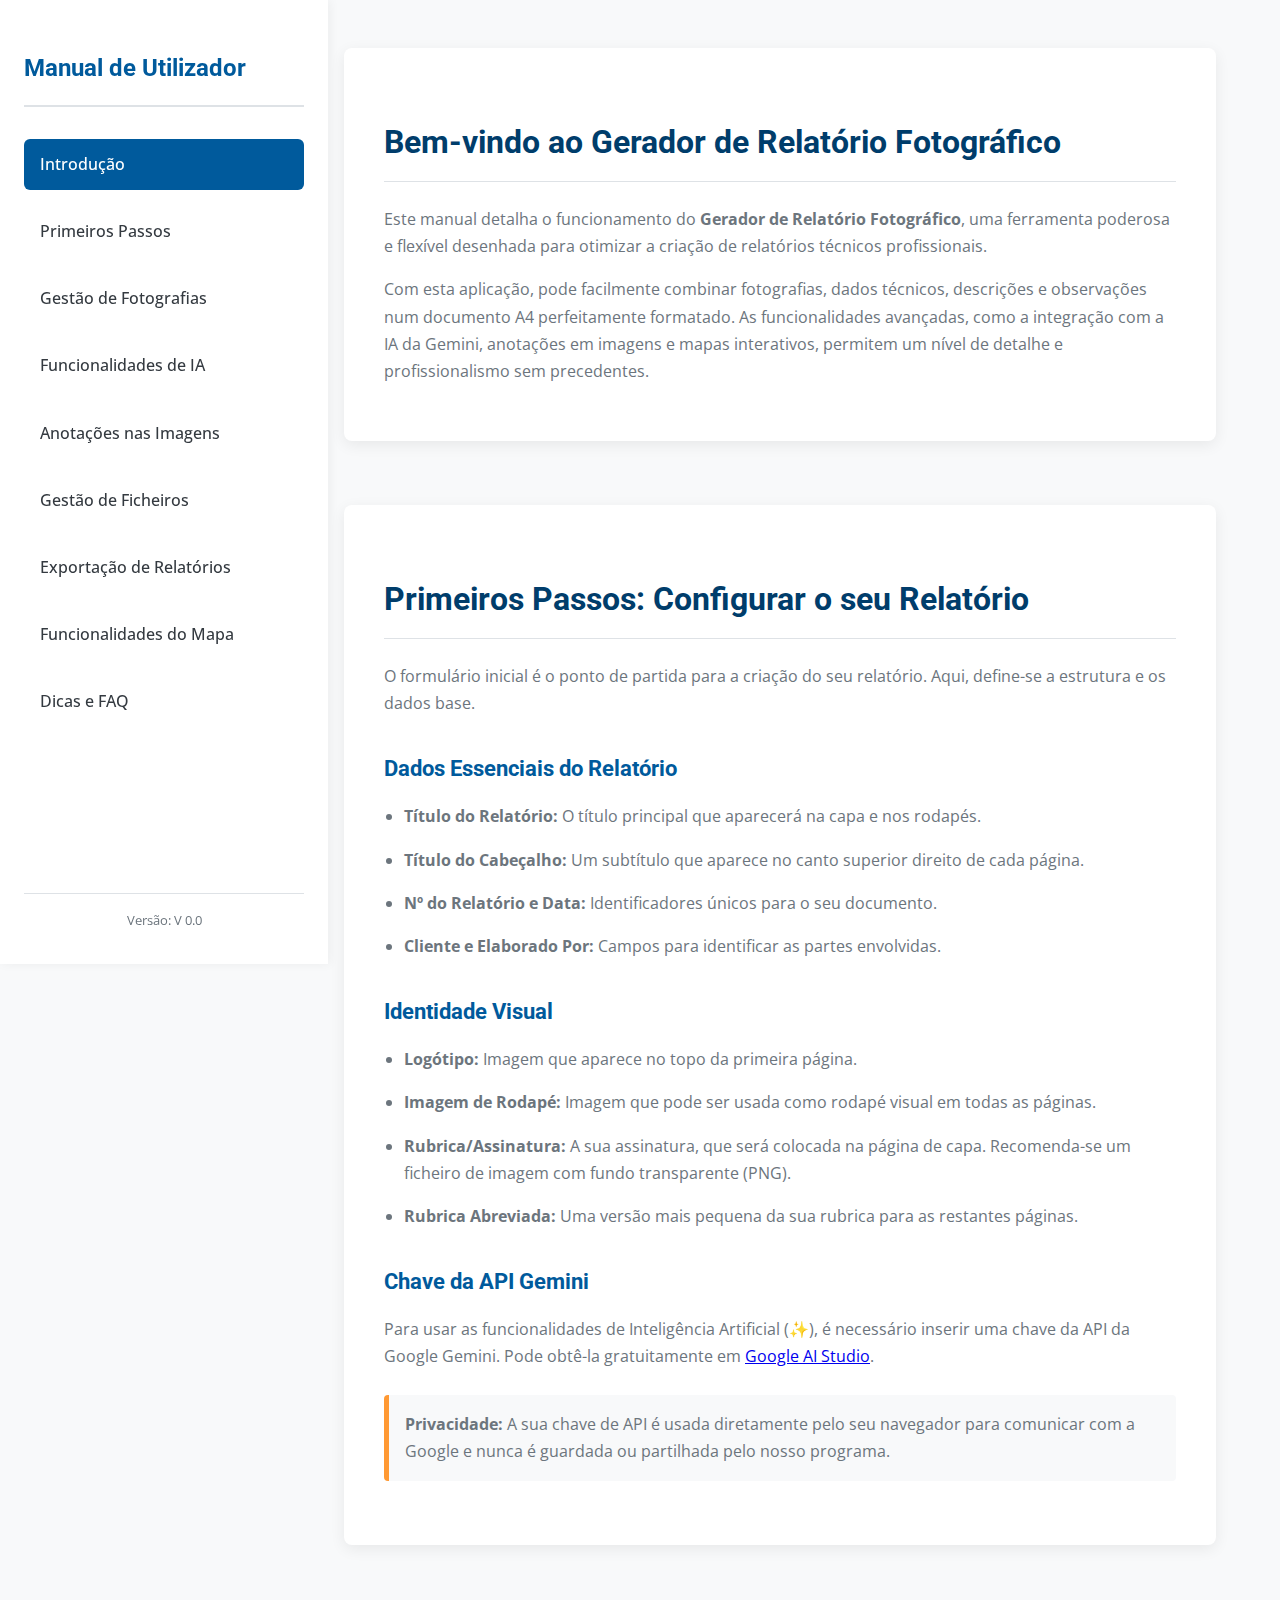
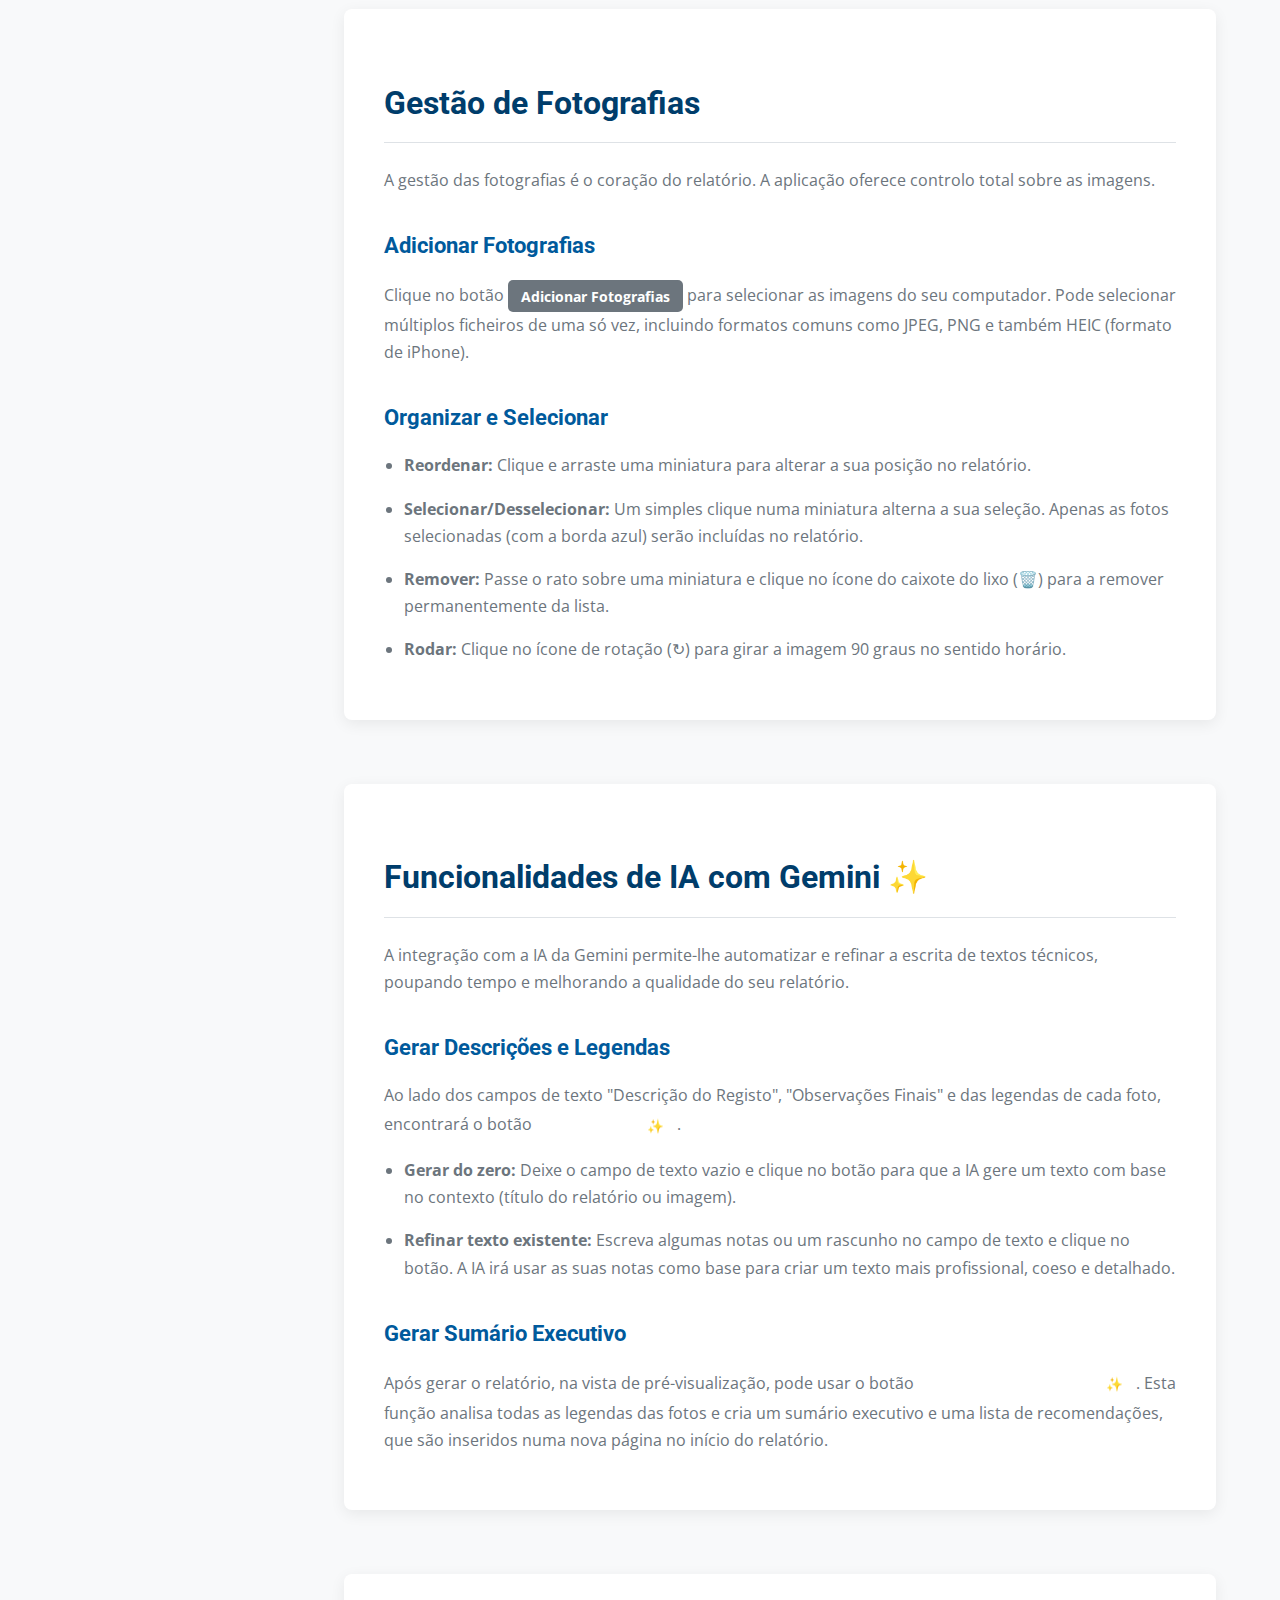
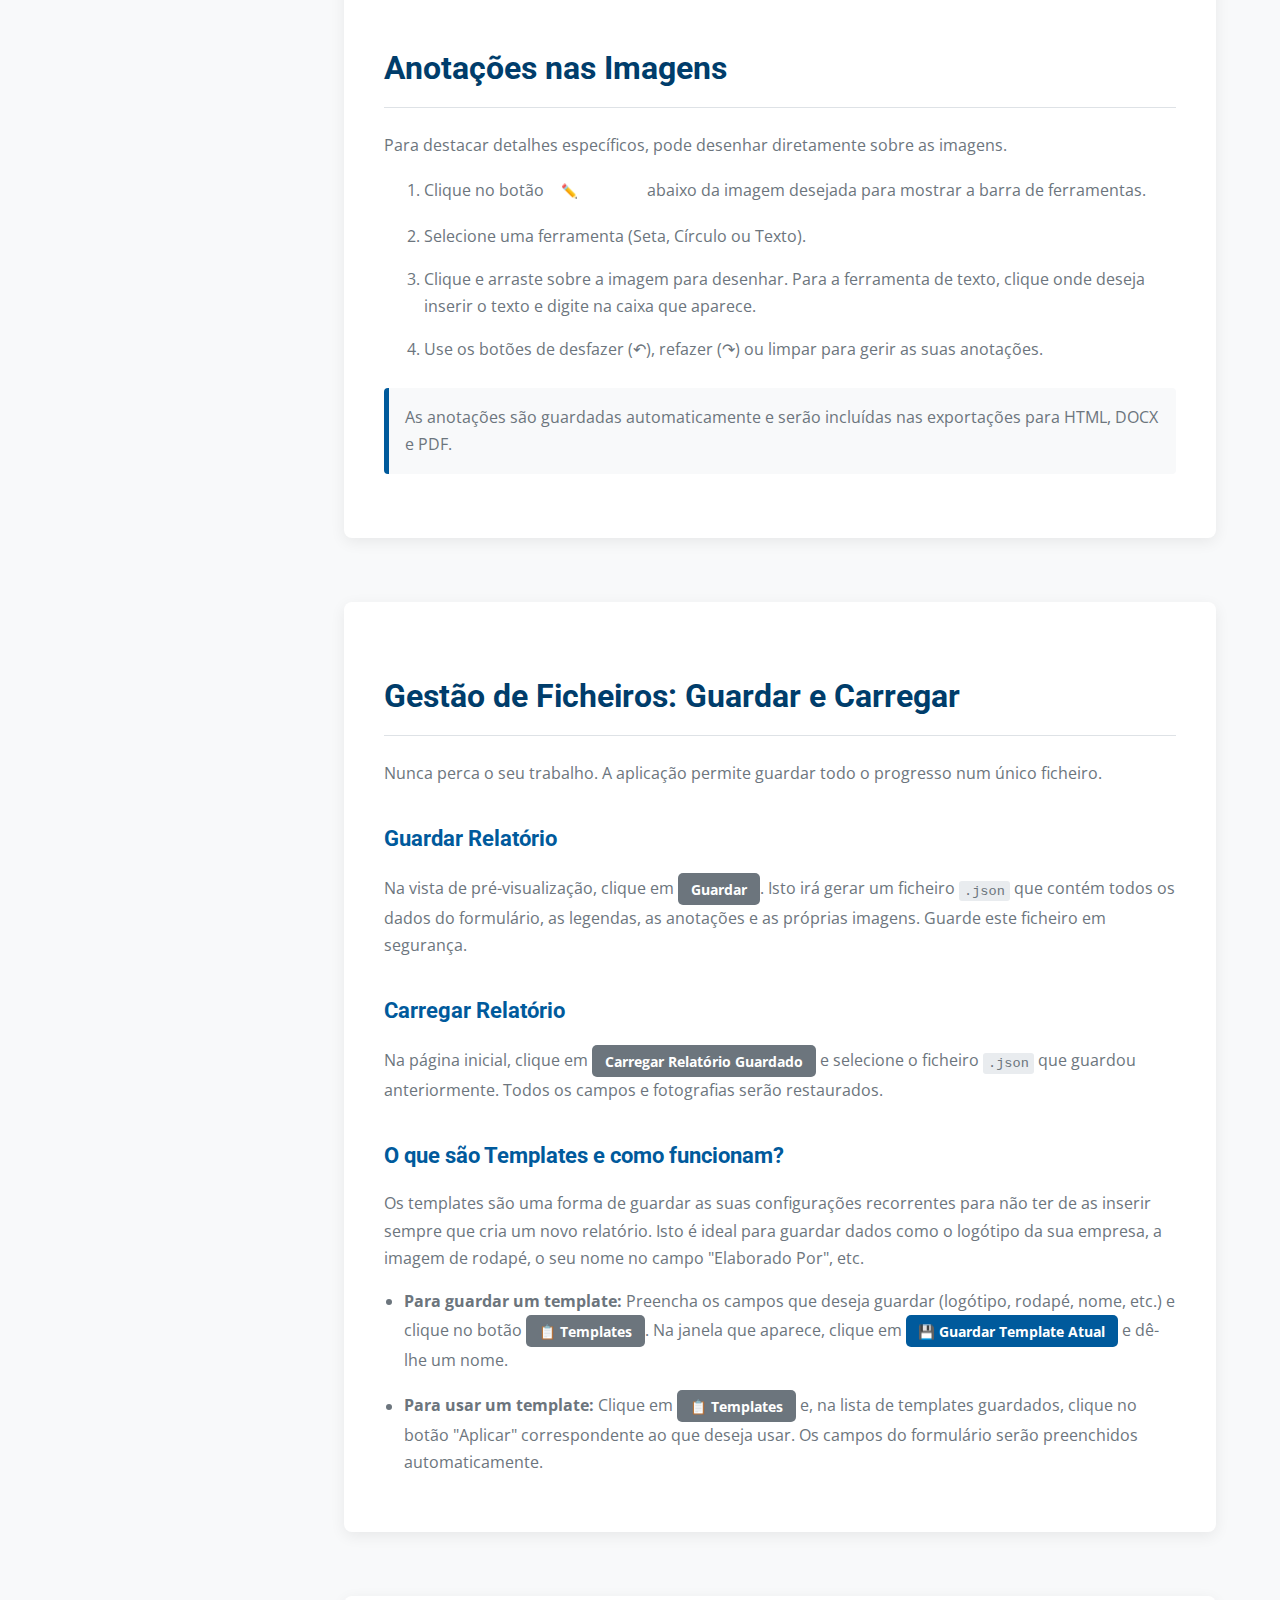
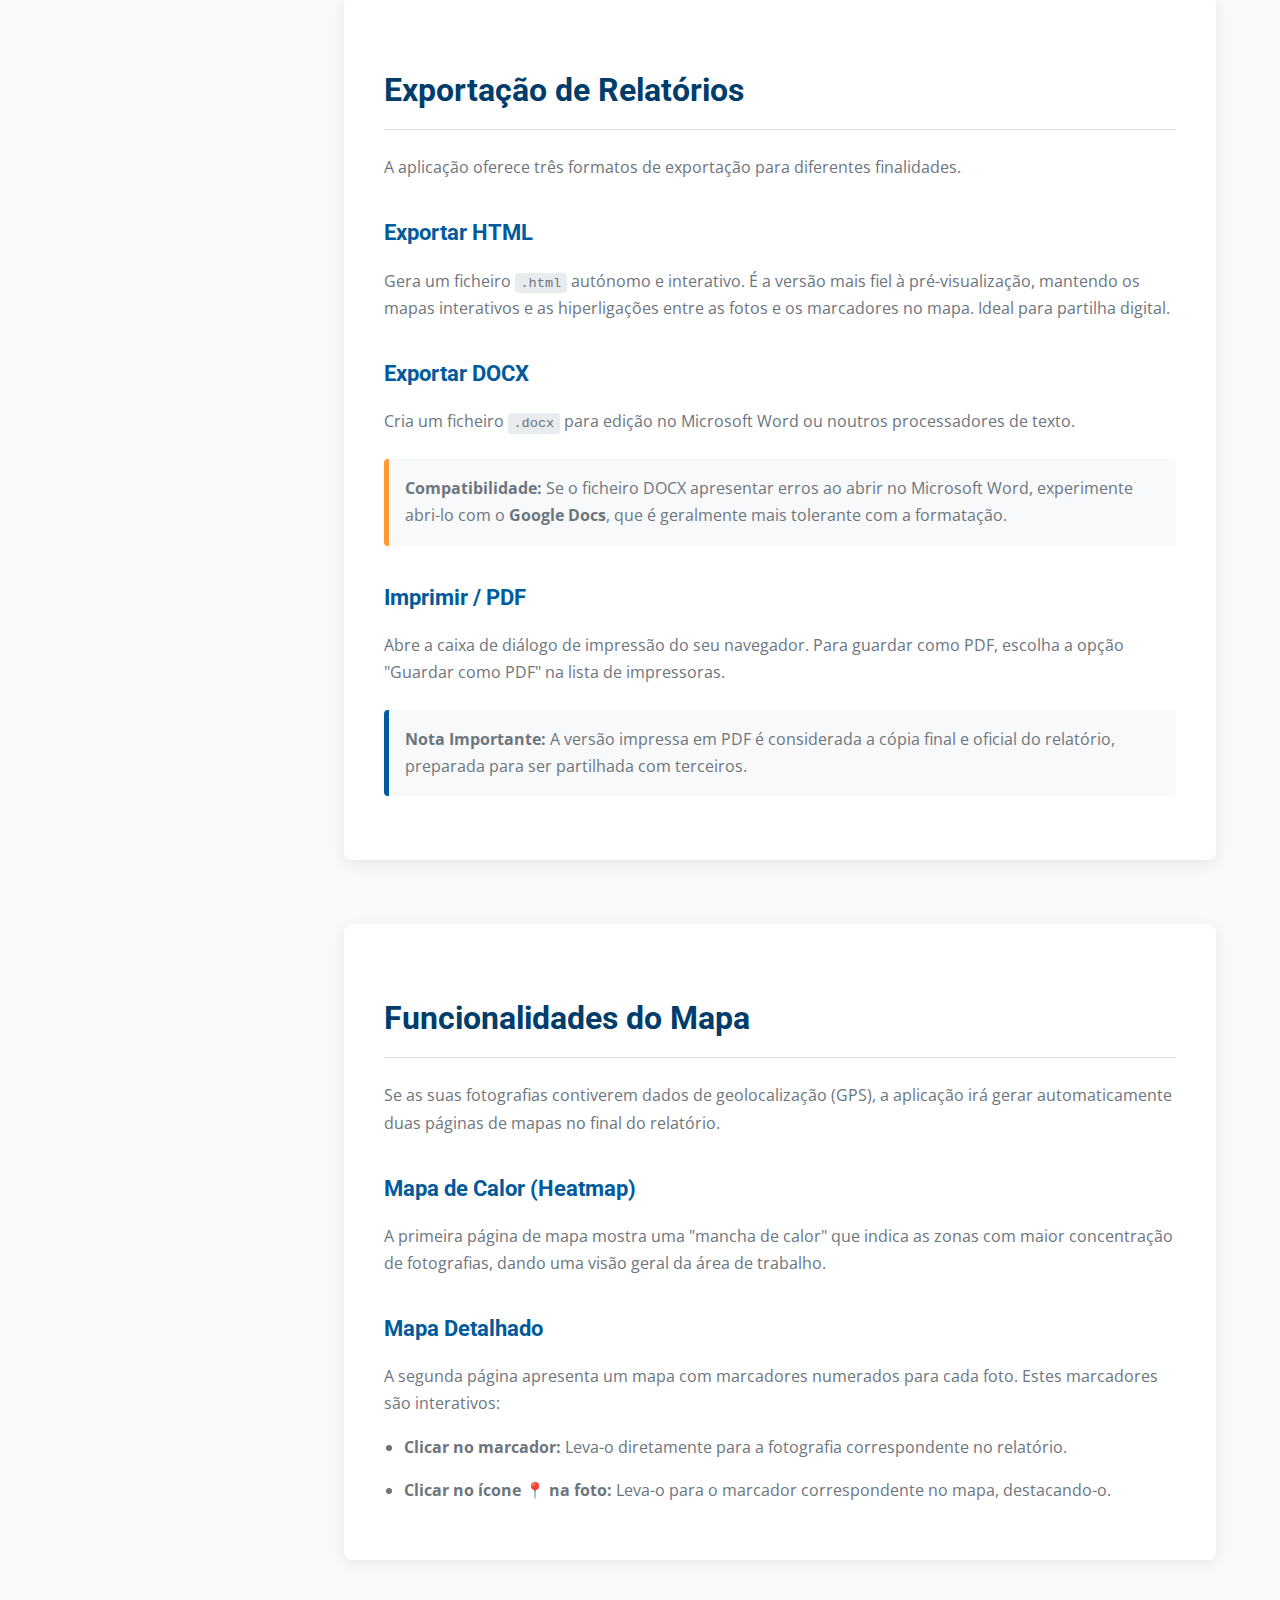
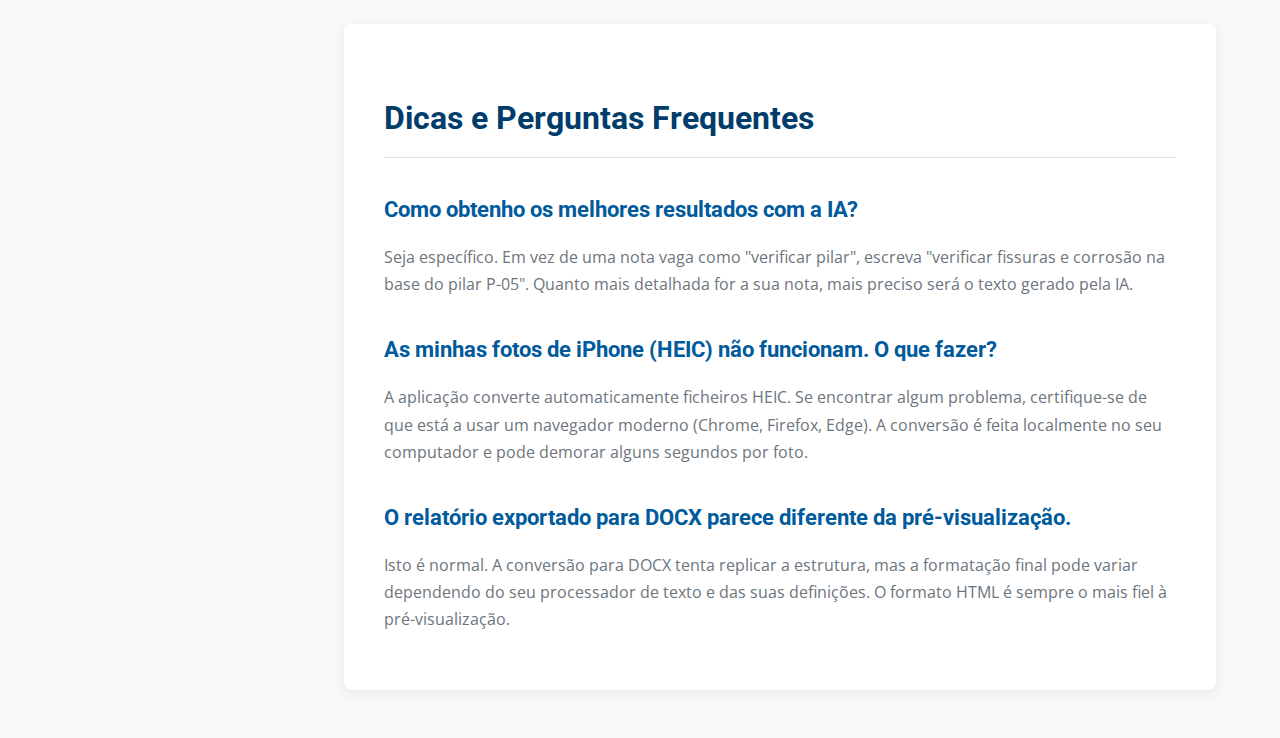
<file: Manual 9 AGO.html>
<!DOCTYPE html>
<html lang="pt-PT">
<head>
    <meta charset="UTF-8">
    <meta name="viewport" content="width=device-width, initial-scale=1.0">
    <title>Manual de Utilizador - Gerador de Relatório Fotográfico</title>
    <link rel="preconnect" href="https://fonts.googleapis.com">
    <link rel="preconnect" href="https://fonts.gstatic.com" crossorigin>
    <link href="https://fonts.googleapis.com/css2?family=Roboto:wght@300;400;500;700&family=Open+Sans:wght@400;600;700&display=swap" rel="stylesheet">
    <style>
        :root {
            --cor-primaria: #005A9C;
            --cor-secundaria: #003d6b;
            --cor-destaque: #FF9933;
            --cor-fundo: #f8f9fa;
            --cor-texto: #343a40;
            --cor-texto-claro: #6c757d;
            --cor-borda: #dee2e6;
            --sombra-caixa: 0 4px 15px rgba(0, 0, 0, 0.07);
        }

        body {
            font-family: 'Open Sans', sans-serif;
            margin: 0;
            background-color: var(--cor-fundo);
            color: var(--cor-texto);
            display: flex;
            line-height: 1.7;
        }

        #sidebar {
            width: 280px;
            background-color: #fff;
            height: 100vh;
            position: fixed;
            top: 0;
            left: 0;
            padding: 2rem 1.5rem;
            box-shadow: 2px 0 10px rgba(0,0,0,0.05);
            overflow-y: auto;
            transition: transform 0.3s ease;
            display: flex;
            flex-direction: column;
        }

        #sidebar h1 {
            font-family: 'Roboto', sans-serif;
            font-size: 1.5rem;
            color: var(--cor-primaria);
            margin-bottom: 2rem;
            border-bottom: 2px solid var(--cor-borda);
            padding-bottom: 1rem;
        }

        #sidebar nav {
            flex-grow: 1;
        }

        #sidebar nav ul {
            list-style: none;
            padding: 0;
            margin: 0;
        }

        #sidebar nav li a {
            display: block;
            padding: 0.75rem 1rem;
            color: var(--cor-texto);
            text-decoration: none;
            border-radius: 6px;
            margin-bottom: 0.5rem;
            transition: background-color 0.3s, color 0.3s;
            font-weight: 500;
        }

        #sidebar nav li a:hover, #sidebar nav li a.active {
            background-color: var(--cor-primaria);
            color: #fff;
        }
        
        .sidebar-footer {
            padding-top: 1rem;
            margin-top: 2rem;
            border-top: 1px solid var(--cor-borda);
            font-size: 0.8rem;
            color: var(--cor-texto-claro);
            text-align: center;
        }

        #main-content {
            margin-left: 280px;
            padding: 3rem 4rem;
            width: calc(100% - 280px);
        }

        section {
            margin-bottom: 4rem;
            background: #fff;
            padding: 2.5rem;
            border-radius: 8px;
            box-shadow: var(--sombra-caixa);
        }
        
        section:last-child {
            margin-bottom: 0;
        }

        h2 {
            font-family: 'Roboto', sans-serif;
            font-size: 2rem;
            color: var(--cor-secundaria);
            margin-bottom: 1.5rem;
            padding-bottom: 0.75rem;
            border-bottom: 1px solid var(--cor-borda);
        }
        
        h3 {
            font-family: 'Roboto', sans-serif;
            font-size: 1.4rem;
            color: var(--cor-primaria);
            margin-top: 2rem;
            margin-bottom: 1rem;
        }

        p, li {
            font-size: 1rem;
            margin-bottom: 1rem;
            color: var(--cor-texto-claro);
        }

        ul {
            padding-left: 20px;
        }

        code {
            background-color: #e9ecef;
            padding: 0.2em 0.4em;
            margin: 0;
            font-size: 85%;
            border-radius: 3px;
            font-family: SFMono-Regular, Menlo, Monaco, Consolas, "Liberation Mono", "Courier New", monospace;
        }
        
        .botao-manual {
             display: inline-block;
            padding: 0.4rem 0.8rem;
            border: none;
            border-radius: 5px;
            font-size: 0.85rem;
            font-weight: 700;
            color: #fff;
            font-family: inherit;
        }
        .botao-gemini { background-color: var(--cor-gemini); }
        .botao-anotacao { background-color: var(--cor-anotacao); }
        .botao-secundario { background-color: #6c757d; }
        .botao-principal { background-color: var(--cor-primaria); }

        .alerta {
            padding: 1rem;
            margin: 1.5rem 0;
            border-left: 5px solid;
            border-radius: 4px;
            background-color: #f8f9fa;
        }
        .alerta-info { border-color: var(--cor-primaria); }
        .alerta-aviso { border-color: var(--cor-destaque); }
        
        .alerta p { margin: 0; }

        .menu-toggle {
            display: none;
            position: fixed;
            top: 1rem;
            left: 1rem;
            z-index: 1001;
            background: var(--cor-primaria);
            color: white;
            border: none;
            border-radius: 50%;
            width: 50px;
            height: 50px;
            font-size: 1.5rem;
            cursor: pointer;
        }

        @media (max-width: 992px) {
            body {
                flex-direction: column;
            }
            #sidebar {
                transform: translateX(-100%);
                z-index: 1000;
            }
            #sidebar.open {
                transform: translateX(0);
            }
            #main-content {
                margin-left: 0;
                width: 100%;
                padding: 2rem 1.5rem;
            }
            .menu-toggle {
                display: block;
            }
        }
    </style>
</head>
<body>

    <button class="menu-toggle" id="menu-toggle">☰</button>

    <aside id="sidebar">
        <h1>Manual de Utilizador</h1>
        <nav id="nav-menu">
            <ul>
                <li><a href="#introducao" class="active">Introdução</a></li>
                <li><a href="#primeiros-passos">Primeiros Passos</a></li>
                <li><a href="#gestao-fotos">Gestão de Fotografias</a></li>
                <li><a href="#ia-gemini">Funcionalidades de IA</a></li>
                <li><a href="#anotacoes">Anotações nas Imagens</a></li>
                <li><a href="#gestao-ficheiros">Gestão de Ficheiros</a></li>
                <li><a href="#exportacao">Exportação de Relatórios</a></li>
                <li><a href="#mapas">Funcionalidades do Mapa</a></li>
                <li><a href="#faq">Dicas e FAQ</a></li>
            </ul>
        </nav>
        <div class="sidebar-footer">
            Versão: V 0.0
        </div>
    </aside>

    <main id="main-content">
        <section id="introducao">
            <h2>Bem-vindo ao Gerador de Relatório Fotográfico</h2>
            <p>Este manual detalha o funcionamento do <strong>Gerador de Relatório Fotográfico</strong>, uma ferramenta poderosa e flexível desenhada para otimizar a criação de relatórios técnicos profissionais.</p>
            <p>Com esta aplicação, pode facilmente combinar fotografias, dados técnicos, descrições e observações num documento A4 perfeitamente formatado. As funcionalidades avançadas, como a integração com a IA da Gemini, anotações em imagens e mapas interativos, permitem um nível de detalhe e profissionalismo sem precedentes.</p>
        </section>

        <section id="primeiros-passos">
            <h2>Primeiros Passos: Configurar o seu Relatório</h2>
            <p>O formulário inicial é o ponto de partida para a criação do seu relatório. Aqui, define-se a estrutura e os dados base.</p>
            
            <h3>Dados Essenciais do Relatório</h3>
            <ul>
                <li><strong>Título do Relatório:</strong> O título principal que aparecerá na capa e nos rodapés.</li>
                <li><strong>Título do Cabeçalho:</strong> Um subtítulo que aparece no canto superior direito de cada página.</li>
                <li><strong>Nº do Relatório e Data:</strong> Identificadores únicos para o seu documento.</li>
                <li><strong>Cliente e Elaborado Por:</strong> Campos para identificar as partes envolvidas.</li>
            </ul>

            <h3>Identidade Visual</h3>
            <ul>
                <li><strong>Logótipo:</strong> Imagem que aparece no topo da primeira página.</li>
                <li><strong>Imagem de Rodapé:</strong> Imagem que pode ser usada como rodapé visual em todas as páginas.</li>
                <li><strong>Rubrica/Assinatura:</strong> A sua assinatura, que será colocada na página de capa. Recomenda-se um ficheiro de imagem com fundo transparente (PNG).</li>
                <li><strong>Rubrica Abreviada:</strong> Uma versão mais pequena da sua rubrica para as restantes páginas.</li>
            </ul>

            <h3>Chave da API Gemini</h3>
            <p>Para usar as funcionalidades de Inteligência Artificial (✨), é necessário inserir uma chave da API da Google Gemini. Pode obtê-la gratuitamente em <a href="https://aistudio.google.com/app/apikey" target="_blank">Google AI Studio</a>.</p>
            <div class="alerta alerta-aviso">
                <p><strong>Privacidade:</strong> A sua chave de API é usada diretamente pelo seu navegador para comunicar com a Google e nunca é guardada ou partilhada pelo nosso programa.</p>
            </div>
        </section>

        <section id="gestao-fotos">
            <h2>Gestão de Fotografias</h2>
            <p>A gestão das fotografias é o coração do relatório. A aplicação oferece controlo total sobre as imagens.</p>
            
            <h3>Adicionar Fotografias</h3>
            <p>Clique no botão <button class="botao-manual botao-secundario">Adicionar Fotografias</button> para selecionar as imagens do seu computador. Pode selecionar múltiplos ficheiros de uma só vez, incluindo formatos comuns como JPEG, PNG e também HEIC (formato de iPhone).</p>

            <h3>Organizar e Selecionar</h3>
            <ul>
                <li><strong>Reordenar:</strong> Clique e arraste uma miniatura para alterar a sua posição no relatório.</li>
                <li><strong>Selecionar/Desselecionar:</strong> Um simples clique numa miniatura alterna a sua seleção. Apenas as fotos selecionadas (com a borda azul) serão incluídas no relatório.</li>
                <li><strong>Remover:</strong> Passe o rato sobre uma miniatura e clique no ícone do caixote do lixo (🗑️) para a remover permanentemente da lista.</li>
                <li><strong>Rodar:</strong> Clique no ícone de rotação (↻) para girar a imagem 90 graus no sentido horário.</li>
            </ul>
        </section>

        <section id="ia-gemini">
            <h2>Funcionalidades de IA com Gemini ✨</h2>
            <p>A integração com a IA da Gemini permite-lhe automatizar e refinar a escrita de textos técnicos, poupando tempo e melhorando a qualidade do seu relatório.</p>

            <h3>Gerar Descrições e Legendas</h3>
            <p>Ao lado dos campos de texto "Descrição do Registo", "Observações Finais" e das legendas de cada foto, encontrará o botão <button class="botao-manual botao-gemini">Gerar/Refinar ✨</button>.</p>
            <ul>
                <li><strong>Gerar do zero:</strong> Deixe o campo de texto vazio e clique no botão para que a IA gere um texto com base no contexto (título do relatório ou imagem).</li>
                <li><strong>Refinar texto existente:</strong> Escreva algumas notas ou um rascunho no campo de texto e clique no botão. A IA irá usar as suas notas como base para criar um texto mais profissional, coeso e detalhado.</li>
            </ul>

            <h3>Gerar Sumário Executivo</h3>
            <p>Após gerar o relatório, na vista de pré-visualização, pode usar o botão <button class="botao-manual botao-gemini">Gerar Sumário Executivo ✨</button>. Esta função analisa todas as legendas das fotos e cria um sumário executivo e uma lista de recomendações, que são inseridos numa nova página no início do relatório.</p>
        </section>
        
        <section id="anotacoes">
            <h2>Anotações nas Imagens</h2>
            <p>Para destacar detalhes específicos, pode desenhar diretamente sobre as imagens.</p>
            <ol>
                <li>Clique no botão <button class="botao-manual botao-anotacao">✏️ Anotar</button> abaixo da imagem desejada para mostrar a barra de ferramentas.</li>
                <li>Selecione uma ferramenta (Seta, Círculo ou Texto).</li>
                <li>Clique e arraste sobre a imagem para desenhar. Para a ferramenta de texto, clique onde deseja inserir o texto e digite na caixa que aparece.</li>
                <li>Use os botões de desfazer (↶), refazer (↷) ou limpar para gerir as suas anotações.</li>
            </ol>
            <div class="alerta alerta-info">
                <p>As anotações são guardadas automaticamente e serão incluídas nas exportações para HTML, DOCX e PDF.</p>
            </div>
        </section>

        <section id="gestao-ficheiros">
            <h2>Gestão de Ficheiros: Guardar e Carregar</h2>
            <p>Nunca perca o seu trabalho. A aplicação permite guardar todo o progresso num único ficheiro.</p>
            
            <h3>Guardar Relatório</h3>
            <p>Na vista de pré-visualização, clique em <button class="botao-manual botao-secundario">Guardar</button>. Isto irá gerar um ficheiro <code>.json</code> que contém todos os dados do formulário, as legendas, as anotações e as próprias imagens. Guarde este ficheiro em segurança.</p>

            <h3>Carregar Relatório</h3>
            <p>Na página inicial, clique em <button class="botao-manual botao-secundario">Carregar Relatório Guardado</button> e selecione o ficheiro <code>.json</code> que guardou anteriormente. Todos os campos e fotografias serão restaurados.</p>
            
            <h3>O que são Templates e como funcionam?</h3>
            <p>Os templates são uma forma de guardar as suas configurações recorrentes para não ter de as inserir sempre que cria um novo relatório. Isto é ideal para guardar dados como o logótipo da sua empresa, a imagem de rodapé, o seu nome no campo "Elaborado Por", etc.</p>
            <ul>
                <li><strong>Para guardar um template:</strong> Preencha os campos que deseja guardar (logótipo, rodapé, nome, etc.) e clique no botão <button class="botao-manual botao-secundario">📋 Templates</button>. Na janela que aparece, clique em <button class="botao-manual botao-principal">💾 Guardar Template Atual</button> e dê-lhe um nome.</li>
                <li><strong>Para usar um template:</strong> Clique em <button class="botao-manual botao-secundario">📋 Templates</button> e, na lista de templates guardados, clique no botão "Aplicar" correspondente ao que deseja usar. Os campos do formulário serão preenchidos automaticamente.</li>
            </ul>
        </section>

        <section id="exportacao">
            <h2>Exportação de Relatórios</h2>
            <p>A aplicação oferece três formatos de exportação para diferentes finalidades.</p>
            
            <h3>Exportar HTML</h3>
            <p>Gera um ficheiro <code>.html</code> autónomo e interativo. É a versão mais fiel à pré-visualização, mantendo os mapas interativos e as hiperligações entre as fotos e os marcadores no mapa. Ideal para partilha digital.</p>

            <h3>Exportar DOCX</h3>
            <p>Cria um ficheiro <code>.docx</code> para edição no Microsoft Word ou noutros processadores de texto.</p>
            <div class="alerta alerta-aviso">
                <p><strong>Compatibilidade:</strong> Se o ficheiro DOCX apresentar erros ao abrir no Microsoft Word, experimente abri-lo com o <strong>Google Docs</strong>, que é geralmente mais tolerante com a formatação.</p>
            </div>

            <h3>Imprimir / PDF</h3>
            <p>Abre a caixa de diálogo de impressão do seu navegador. Para guardar como PDF, escolha a opção "Guardar como PDF" na lista de impressoras.</p>
            <div class="alerta alerta-info">
                <p><strong>Nota Importante:</strong> A versão impressa em PDF é considerada a cópia final e oficial do relatório, preparada para ser partilhada com terceiros.</p>
            </div>
        </section>

        <section id="mapas">
            <h2>Funcionalidades do Mapa</h2>
            <p>Se as suas fotografias contiverem dados de geolocalização (GPS), a aplicação irá gerar automaticamente duas páginas de mapas no final do relatório.</p>
            
            <h3>Mapa de Calor (Heatmap)</h3>
            <p>A primeira página de mapa mostra uma "mancha de calor" que indica as zonas com maior concentração de fotografias, dando uma visão geral da área de trabalho.</p>

            <h3>Mapa Detalhado</h3>
            <p>A segunda página apresenta um mapa com marcadores numerados para cada foto. Estes marcadores são interativos:</p>
            <ul>
                <li><strong>Clicar no marcador:</strong> Leva-o diretamente para a fotografia correspondente no relatório.</li>
                <li><strong>Clicar no ícone 📍 na foto:</strong> Leva-o para o marcador correspondente no mapa, destacando-o.</li>
            </ul>
        </section>

        <section id="faq">
            <h2>Dicas e Perguntas Frequentes</h2>
            <h3>Como obtenho os melhores resultados com a IA?</h3>
            <p>Seja específico. Em vez de uma nota vaga como "verificar pilar", escreva "verificar fissuras e corrosão na base do pilar P-05". Quanto mais detalhada for a sua nota, mais preciso será o texto gerado pela IA.</p>
            
            <h3>As minhas fotos de iPhone (HEIC) não funcionam. O que fazer?</h3>
            <p>A aplicação converte automaticamente ficheiros HEIC. Se encontrar algum problema, certifique-se de que está a usar um navegador moderno (Chrome, Firefox, Edge). A conversão é feita localmente no seu computador e pode demorar alguns segundos por foto.</p>

            <h3>O relatório exportado para DOCX parece diferente da pré-visualização.</h3>
            <p>Isto é normal. A conversão para DOCX tenta replicar a estrutura, mas a formatação final pode variar dependendo do seu processador de texto e das suas definições. O formato HTML é sempre o mais fiel à pré-visualização.</p>
        </section>
    </main>

    <script>
        document.addEventListener('DOMContentLoaded', () => {
            const menuToggle = document.getElementById('menu-toggle');
            const sidebar = document.getElementById('sidebar');
            const navLinks = document.querySelectorAll('#nav-menu a');

            menuToggle.addEventListener('click', () => {
                sidebar.classList.toggle('open');
            });

            navLinks.forEach(link => {
                link.addEventListener('click', (e) => {
                    navLinks.forEach(l => l.classList.remove('active'));
                    e.target.classList.add('active');
                    if (window.innerWidth <= 992) {
                        sidebar.classList.remove('open');
                    }
                });
            });

            // Active link on scroll
            const sections = document.querySelectorAll('section');
            const observer = new IntersectionObserver((entries) => {
                entries.forEach(entry => {
                    if (entry.isIntersecting) {
                        navLinks.forEach(link => {
                            link.classList.remove('active');
                            if (link.getAttribute('href').substring(1) === entry.target.id) {
                                link.classList.add('active');
                            }
                        });
                    }
                });
            }, { threshold: 0.5 });

            sections.forEach(section => {
                observer.observe(section);
            });
        });
    </script>
</body>
</html>
</file>
